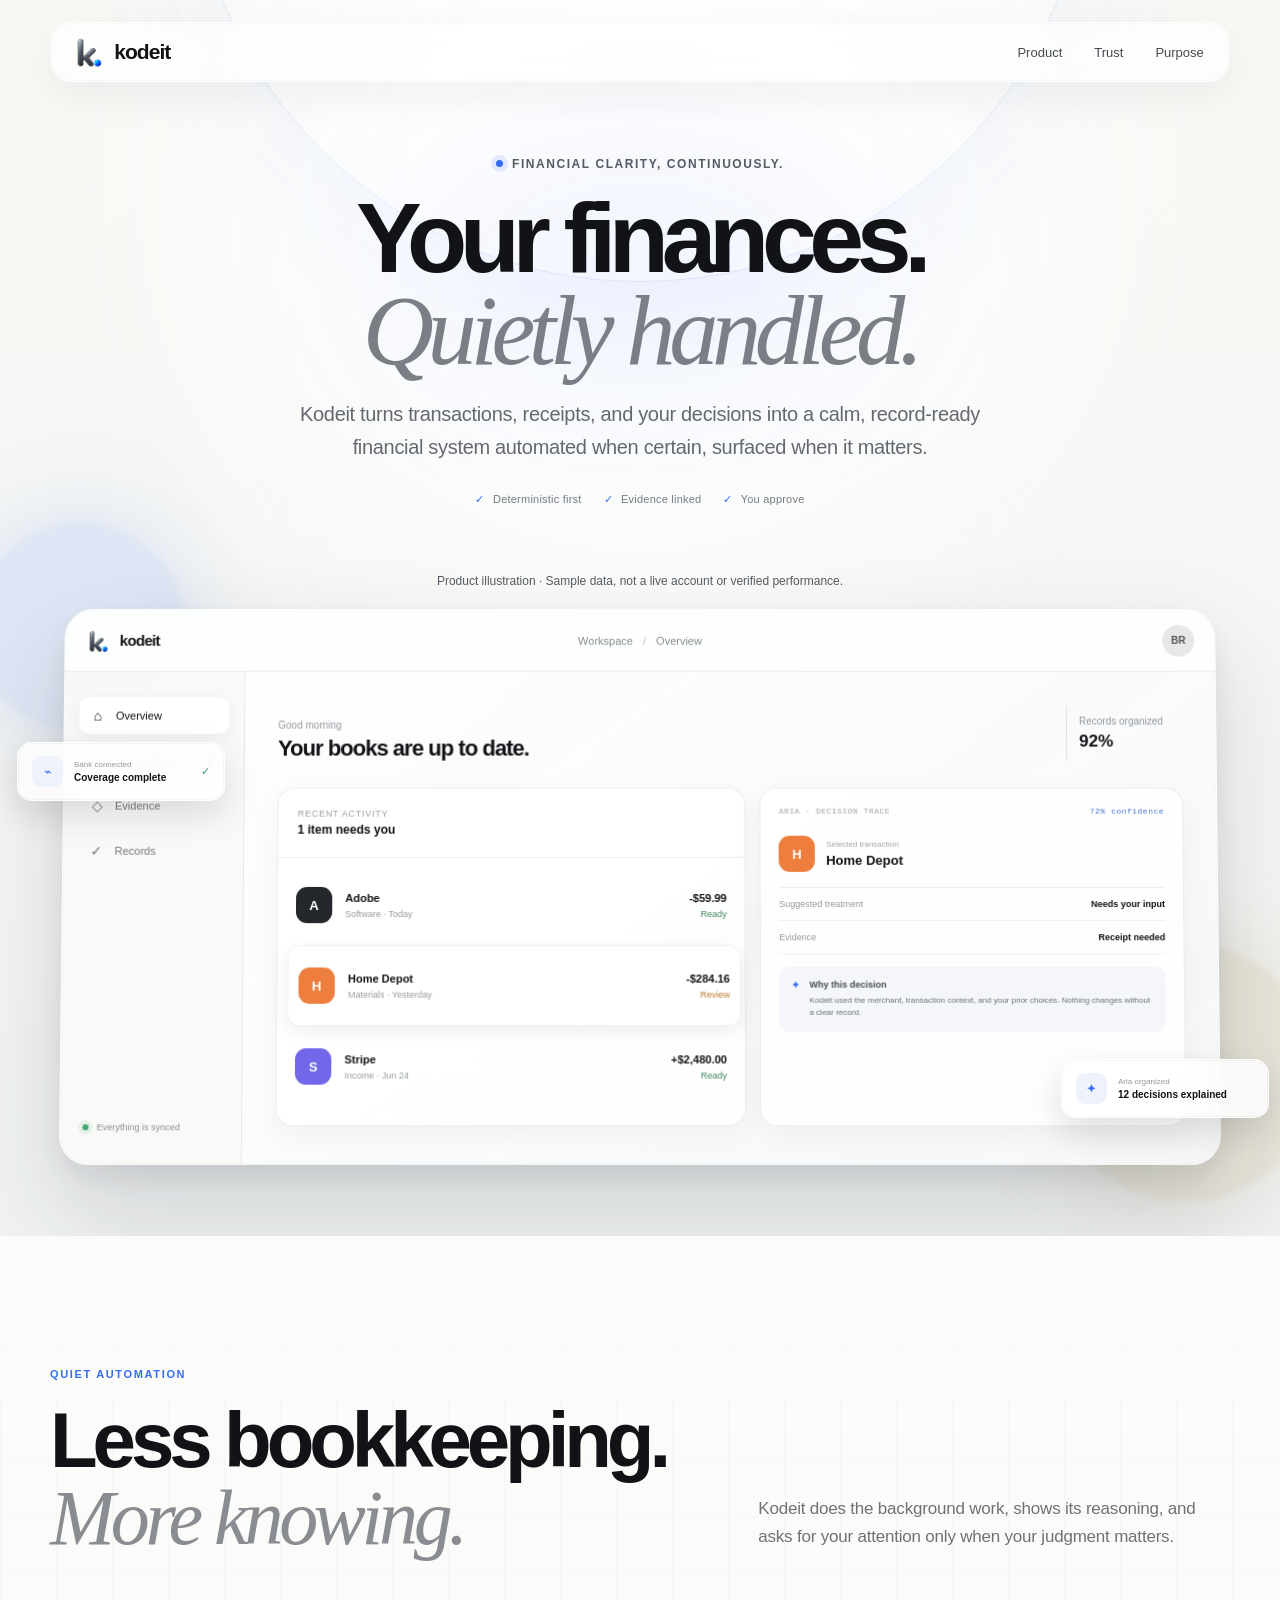
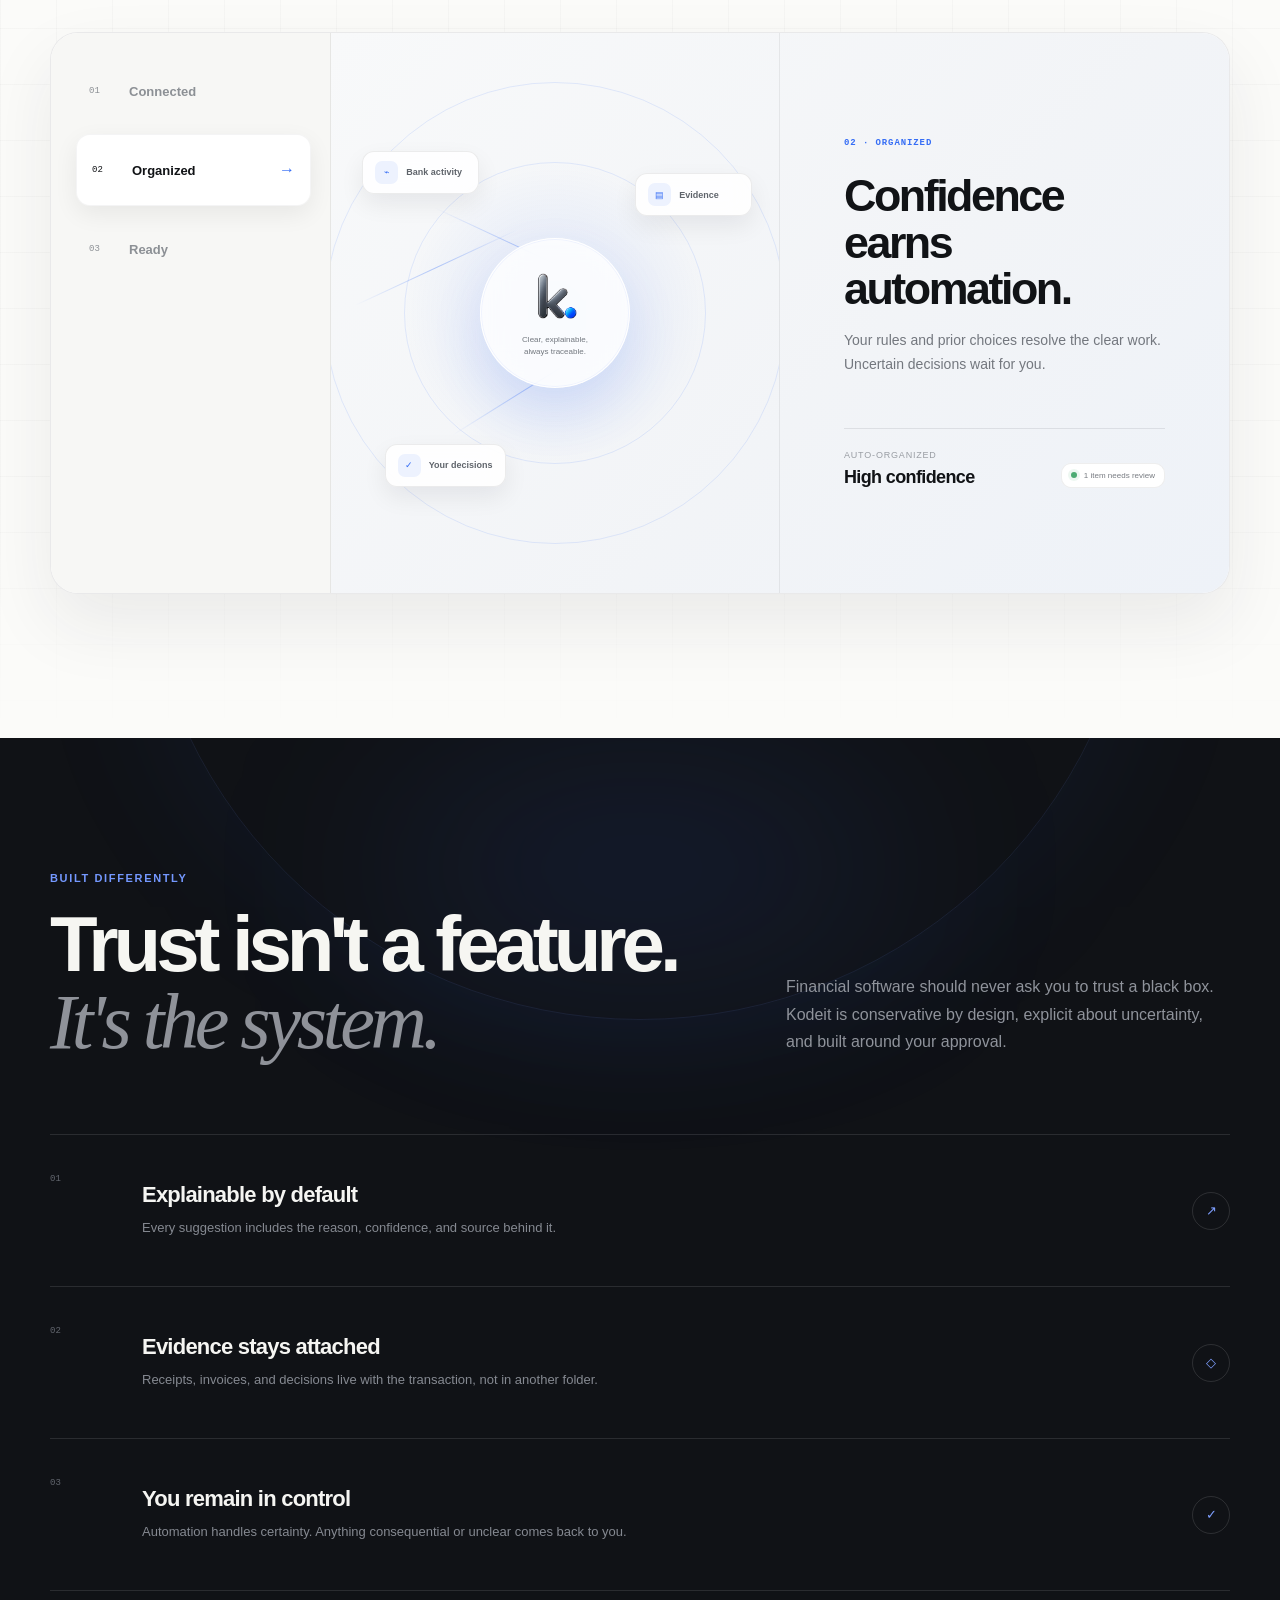
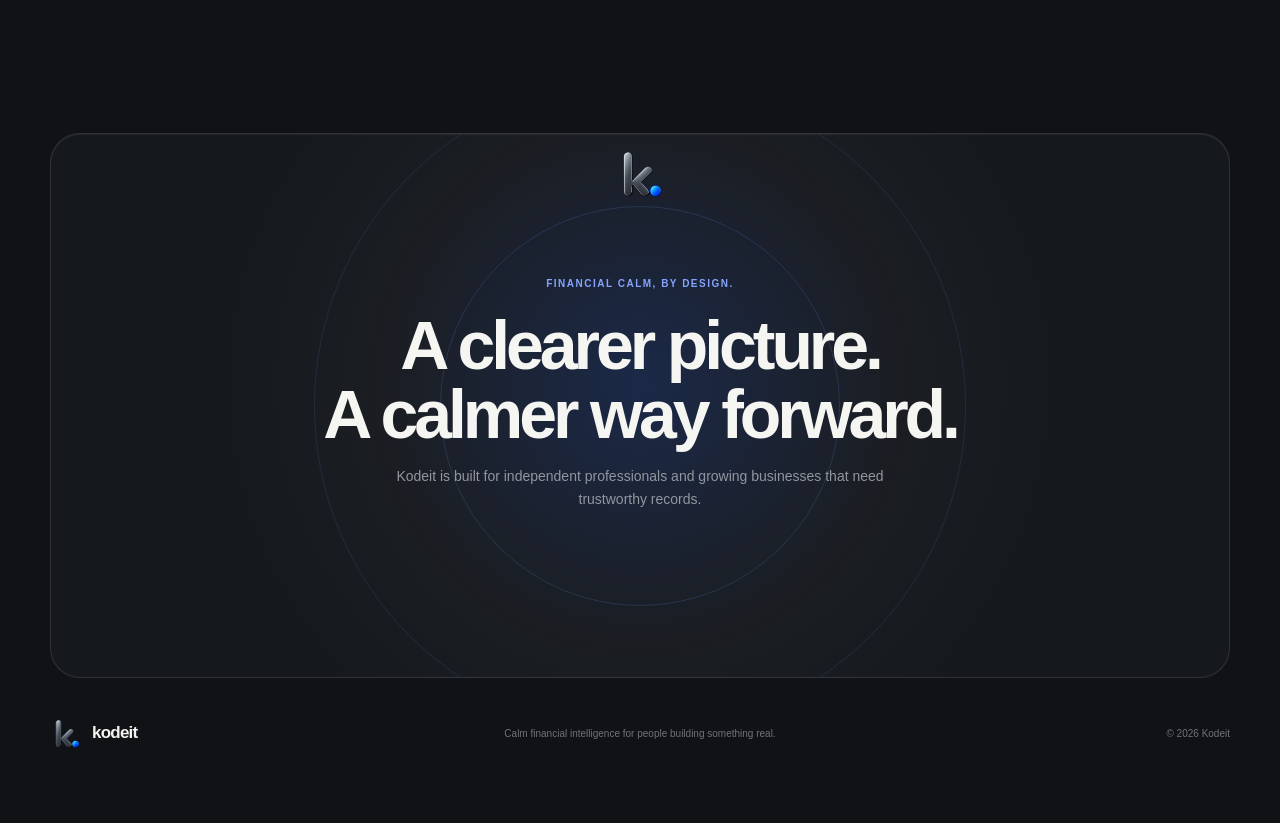
<file: index.html>
<!doctype html>
<html lang="en">
<head>
  <meta charset="utf-8">
  <meta name="viewport" content="width=device-width, initial-scale=1">
  <meta name="description" content="Kodeit — calm, explainable financial intelligence. Explore our approach to organized records, linked evidence, and human review.">
  <meta name="theme-color" content="#f7f7f4">
  <title>Kodeit — Your finances. Quietly handled.</title>
  <link rel="icon" type="image/png" href="./kodeit-logo.png">
  <link rel="stylesheet" href="./styles.css">
  <script src="./record-preview.js" defer></script>
</head>
<body>
<a class="skip-link" href="#hero-title">Skip to content</a>
<link rel="preload" as="image" href="./kodeit-logo.png"/>
<main id="top" class="kodeit-landing">
<header class="site-header">
<nav class="nav-shell" aria-label="Primary navigation"><a class="wordmark" aria-label="Kodeit home" href="#top"><img src="./kodeit-logo.png" class="mark" width="300" height="300" alt="" aria-hidden="true" decoding="async"/><span>kodeit</span></a><div class="nav-links"><a href="#product">Product</a><a href="#trust">Trust</a><a href="#purpose">Purpose</a></div>
</nav>
</header>
<section class="hero" aria-labelledby="hero-title"><div class="hero-glow" aria-hidden="true"></div><div class="hero-copy reveal"><div class="eyebrow"><span></span> Financial clarity, continuously.</div><h1 id="hero-title">Your finances.<br/><em>Quietly handled.</em></h1><p>Kodeit turns transactions, receipts, and your decisions into a calm, record-ready financial system automated when certain, surfaced when it matters.</p><ul class="trust-notes" aria-label="Kodeit principles"><li><span>✓</span> Deterministic first</li><li><span>✓</span> Evidence linked</li><li><span>✓</span> You approve</li></ul></div><div class="product-stage reveal-late" aria-label="Static Kodeit product illustration with sample data"><p class="preview-notice">Product illustration · Sample data, not a live account or verified performance.</p><div class="ambient-orb orb-one" aria-hidden="true"></div><div class="ambient-orb orb-two" aria-hidden="true"></div><div class="app-frame"><div class="app-topbar"><div class="mini-wordmark"><img src="./kodeit-logo.png" class="mark small" width="300" height="300" alt="" aria-hidden="true" decoding="async"/> kodeit</div><div class="app-context">Workspace <span>/</span> Overview</div><div class="avatar" aria-label="Illustrative user initials">BR</div></div><div class="app-body">
<aside class="app-sidebar" aria-label="Illustrative workspace sections"><div class="side-active static-control"><span class="side-icon">⌂</span> Overview</div><div class="static-control"><span class="side-icon">↗</span> Transactions <b>1</b></div><div class="static-control"><span class="side-icon">◇</span> Evidence</div><div class="static-control"><span class="side-icon">✓</span> Records</div><div class="sidebar-bottom"><span class="pulse-dot"></span> Everything is synced</div>
</aside><div class="workspace"><div class="workspace-heading"><div><span>Good morning</span><h2>Your books are up to date.</h2></div><div class="readiness"><span>Records organized</span><strong>92%</strong></div></div><div class="workspace-grid">
<section class="transactions-card" aria-label="Recent transactions"><div class="card-heading"><div><span>Recent activity</span><strong>1 item needs you</strong></div></div><div class="transaction-list"><button class="transaction-row " type="button" data-preview-record="Adobe" aria-pressed="false" aria-controls="preview-record-details"><span class="merchant-icon merchant-0">A</span><span class="merchant-copy"><strong>Adobe</strong><small>Software · Today</small></span><span class="transaction-meta"><strong>-$59.99</strong><small class="status-ready">Ready</small></span></button><button class="transaction-row selected" type="button" data-preview-record="Home Depot" aria-pressed="true" aria-controls="preview-record-details"><span class="merchant-icon merchant-1">H</span><span class="merchant-copy"><strong>Home Depot</strong><small>Materials · Yesterday</small></span><span class="transaction-meta"><strong>-$284.16</strong><small class="status-review">Review</small></span></button><button class="transaction-row " type="button" data-preview-record="Stripe" aria-pressed="false" aria-controls="preview-record-details"><span class="merchant-icon merchant-2">S</span><span class="merchant-copy"><strong>Stripe</strong><small>Income · Jun 24</small></span><span class="transaction-meta"><strong>+$2,480.00</strong><small class="status-ready">Ready</small></span></button></div>
</section>
<section class="clarity-card" aria-label="Details for Home Depot" id="preview-record-details" aria-live="polite" aria-atomic="true"><div class="clarity-top"><span>ARIA · DECISION TRACE</span><span class="confidence">72% confidence</span></div><div class="clarity-merchant"><span class="merchant-icon merchant-1">H</span><div><small>Selected transaction</small><strong>Home Depot</strong></div></div><div class="decision-line"><span>Suggested treatment</span><strong>Needs your input</strong></div><div class="decision-line"><span>Evidence</span><strong>Receipt needed</strong></div><div class="reason-box"><span class="reason-spark">✦</span><p><strong>Why this decision</strong>Kodeit used the merchant, transaction context, and your prior choices. Nothing changes without a clear record.</p></div>
</section></div></div></div></div><div class="float-chip float-chip-left"><span class="chip-icon">⌁</span><div><small>Bank connected</small><strong>Coverage complete</strong></div><span class="chip-check">✓</span></div><div class="float-chip float-chip-right"><span class="chip-icon">✦</span><div><small>Aria organized</small><strong>12 decisions explained</strong></div></div></div>
</section>
<section id="product" class="automation-section" aria-labelledby="automation-title"><div class="section-shell"><div class="section-intro"><div><span class="section-kicker">Quiet automation</span><h2 id="automation-title">Less bookkeeping.<br/><em>More knowing.</em></h2></div><p>Kodeit does the background work, shows its reasoning, and asks for your attention only when your judgment matters.</p></div><div class="automation-experience"><div class="step-nav" aria-label="How Kodeit works"><div class="static-control"><span>01</span><strong>Connected</strong><i aria-hidden="true">→</i></div><div class="active static-control"><span>02</span><strong>Organized</strong><i aria-hidden="true">→</i></div><div class="static-control"><span>03</span><strong>Ready</strong><i aria-hidden="true">→</i></div></div><div class="automation-visual"><div class="signal-field" aria-hidden="true"><span class="signal-line line-one"></span><span class="signal-line line-two"></span><span class="signal-line line-three"></span><div class="source-pill source-bank"><span>⌁</span> Bank activity</div><div class="source-pill source-doc"><span>▤</span> Evidence</div><div class="source-pill source-rule"><span>✓</span> Your decisions</div><div class="kodeit-core"><img src="./kodeit-logo.png" class="mark core-mark" width="300" height="300" alt="" aria-hidden="true" decoding="async"/><small>Clear, explainable,<br/>always traceable.</small></div></div>
<article class="step-detail"><span class="step-number">02 · Organized</span><h3>Confidence earns automation.</h3><p>Your rules and prior choices resolve the clear work. Uncertain decisions wait for you.</p><div class="step-result"><div><small>Auto-organized</small><strong>High confidence</strong></div><span><i></i> 1 item needs review</span></div>
</article></div></div></div>
</section>
<section id="trust" class="trust-section" aria-labelledby="trust-title"><div class="trust-aura" aria-hidden="true"></div><div class="section-shell trust-shell"><span class="dark-kicker">Built differently</span><div class="trust-heading"><h2 id="trust-title">Trust isn&#x27;t a feature.<br/><em>It&#x27;s the system.</em></h2><p>Financial software should never ask you to trust a black box. Kodeit is conservative by design, explicit about uncertainty, and built around your approval.</p></div><div class="principle-list">
<article><span class="principle-number">01</span><div><h3>Explainable by default</h3><p>Every suggestion includes the reason, confidence, and source behind it.</p></div><span class="principle-icon" aria-hidden="true">↗</span>
</article>
<article><span class="principle-number">02</span><div><h3>Evidence stays attached</h3><p>Receipts, invoices, and decisions live with the transaction, not in another folder.</p></div><span class="principle-icon" aria-hidden="true">◇</span>
</article>
<article><span class="principle-number">03</span><div><h3>You remain in control</h3><p>Automation handles certainty. Anything consequential or unclear comes back to you.</p></div><span class="principle-icon" aria-hidden="true">✓</span>
</article></div><div id="purpose" class="closing-card"><div class="closing-orbit" aria-hidden="true"><img src="./kodeit-logo.png" class="mark closing-mark" width="300" height="300" alt="" aria-hidden="true" decoding="async"/></div><div class="closing-copy"><span>Financial calm, by design.</span><h2>A clearer picture.<br/>A calmer way forward.</h2><p>Kodeit is built for independent professionals and growing businesses that need trustworthy records.</p></div></div>
<footer><a class="wordmark" aria-label="Kodeit home" href="#top"><img src="./kodeit-logo.png" class="mark" width="300" height="300" alt="" aria-hidden="true" decoding="async"/><span>kodeit</span></a><p>Calm financial intelligence for people building something real.</p><span>© 2026 Kodeit</span>
</footer></div>
</section>
</main>
</body>
</html>
</file>
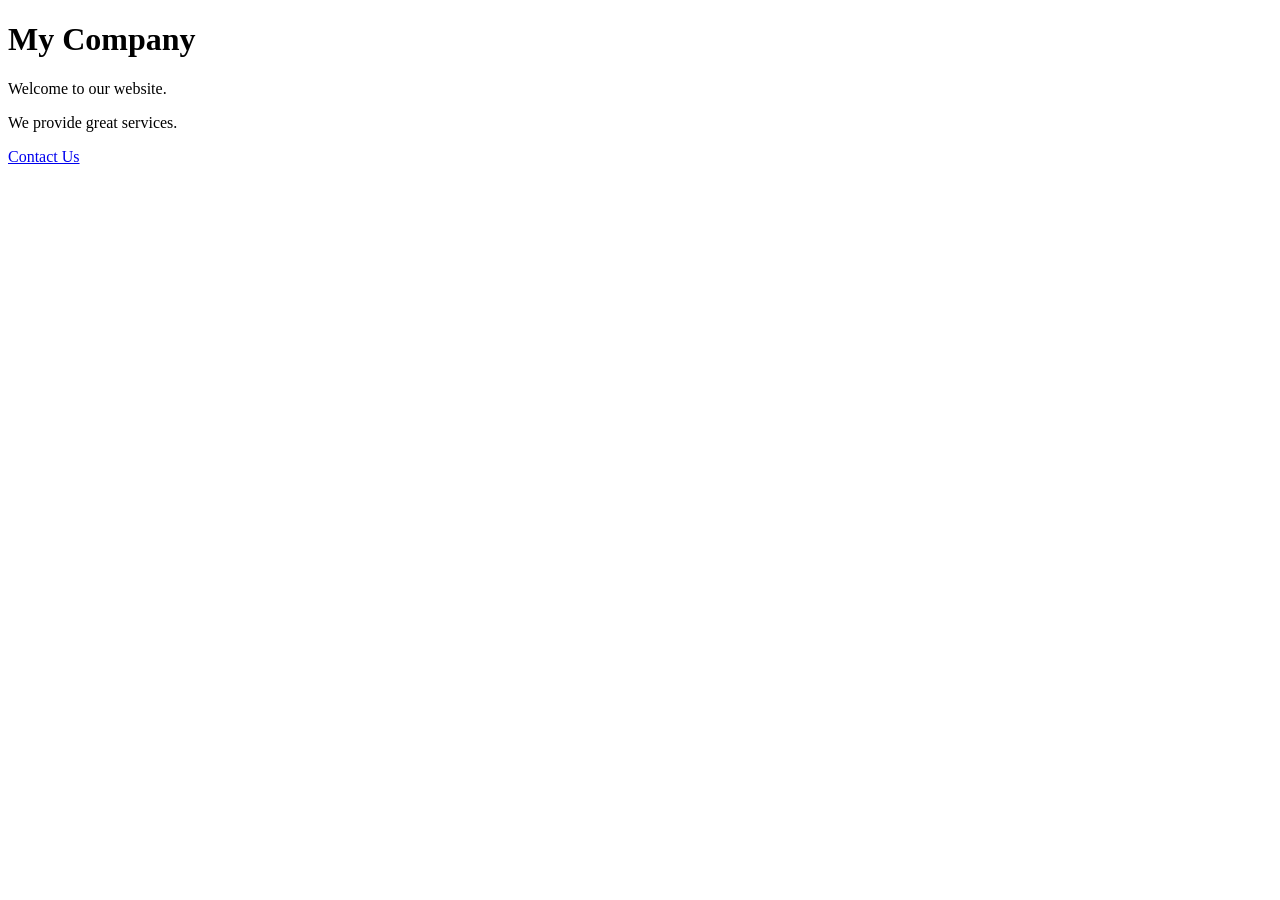
<file: Main.html>
<!DOCTYPE html>
<html lang="en">
<head>
    <meta charset="UTF-8">
    <title>My Company</title>
</head>
<body>
    <h1>My Company</h1>
    <p>Welcome to our website.</p>
    <p>We provide great services.</p>
    <a href="mailto:contact@example.com">Contact Us</a>
</body>
</html>
</file>
<file: styles.css>
*{box-sizing:border-box}html{scroll-behavior:smooth}body{margin:0}img{max-width:100%}a:focus-visible{outline:2px solid #356df5;outline-offset:5px}
/* Exact Kodeit landing-page system, scoped to the public root page. */
.kodeit-landing {
  --landing-ink: #111316;
  --landing-muted: #64686f;
  --landing-line: rgba(17, 19, 22, 0.1);
  --landing-blue: #356df5;
  --landing-paper: #f7f7f4;
  --landing-white: #ffffff;
  margin: 0;
  min-height: 100vh;
  background: var(--landing-paper);
  color: var(--landing-ink);
  font-family: "Geist", -apple-system, BlinkMacSystemFont, "Segoe UI", sans-serif;
  overflow-x: hidden;
}

body:has(.kodeit-landing) {
  background: var(--landing-paper);
}

body:has(.kodeit-landing)::before,
body:has(.kodeit-landing) .app-shell::after {
  display: none;
}

body:has(.kodeit-landing) .static-control,
body:has(.kodeit-landing) a {
  font: inherit;
}

body:has(.kodeit-landing) .static-control {
  color: inherit;
}

body:has(.kodeit-landing) a {
  color: inherit;
  text-decoration: none;
}

body:has(.kodeit-landing) ::selection {
  color: white;
  background: var(--landing-blue);
}

.kodeit-landing .site-header {
  position: absolute;
  inset: 0 0 auto;
  z-index: 20;
  padding: 22px clamp(20px, 4vw, 64px);
}

.kodeit-landing .nav-shell {
  width: min(1240px, 100%);
  height: 60px;
  margin: 0 auto;
  padding: 8px 9px 8px 20px;
  border: 1px solid rgba(255,255,255,.86);
  border-radius: 20px;
  display: grid;
  grid-template-columns: 1fr auto 1fr;
  align-items: center;
  background: rgba(255,255,255,.66);
  box-shadow: 0 12px 40px rgba(23,28,36,.06), inset 0 0 0 1px rgba(17,19,22,.025);
  backdrop-filter: blur(22px) saturate(1.25);
}

.kodeit-landing .wordmark,
.kodeit-landing .mini-wordmark {
  display: inline-flex;
  align-items: center;
  gap: 10px;
  font-weight: 630;
  letter-spacing: -.045em;
}

.kodeit-landing .wordmark {
  width: max-content;
  font-size: 21px;
}

.kodeit-landing .mark {
  position: relative;
  display: inline-block;
  width: 21px;
  height: 21px;
  overflow: hidden;
  border-radius: 7px;
  background: var(--landing-ink);
}

.kodeit-landing .mark i {
  position: absolute;
  right: 5px;
  top: 9px;
  display: block;
  width: 9px;
  height: 2.5px;
  border-radius: 3px;
  background: white;
  transform-origin: 100% 50%;
}

.kodeit-landing .mark i:first-child {
  transform: rotate(-43deg);
}

.kodeit-landing .mark i:last-child {
  transform: rotate(43deg);
}

.kodeit-landing .mark.small {
  width: 18px;
  height: 18px;
  border-radius: 6px;
}

.kodeit-landing .mark.small i {
  right: 4px;
  top: 8px;
  width: 8px;
}

.kodeit-landing .nav-links {
  display: flex;
  align-items: center;
  gap: 32px;
  color: #45494f;
  font-size: 13px;
  font-weight: 520;
}

.kodeit-landing .nav-links a {
  padding: 8px 0;
  transition: color .2s ease;
}

.kodeit-landing .nav-links a:hover {
  color: var(--landing-ink);
}

.kodeit-landing .nav-cta {
  justify-self: end;
  display: inline-flex;
  height: 42px;
  align-items: center;
  gap: 8px;
  padding: 0 17px;
  border-radius: 13px;
  background: var(--landing-ink);
  color: white;
  font-size: 13px;
  font-weight: 600;
  box-shadow: 0 8px 16px rgba(17,19,22,.14);
  transition: transform .2s ease, box-shadow .2s ease, background .2s ease;
}

.kodeit-landing .nav-cta svg,
.kodeit-landing .landing-button svg {
  width: 17px;
  height: 17px;
  transition: transform .2s ease;
}

.kodeit-landing .nav-cta:hover,
.kodeit-landing .button-primary:hover {
  transform: translateY(-2px);
  background: #202328;
  box-shadow: 0 11px 24px rgba(17,19,22,.19);
}

.kodeit-landing .nav-cta:hover svg,
.kodeit-landing .landing-button:hover svg {
  transform: translate(2px,-2px);
}

.kodeit-landing .hero {
  position: relative;
  min-height: 100vh;
  overflow: hidden;
  padding: clamp(150px, 17vh, 190px) 24px 74px;
  background:
    radial-gradient(circle at 50% 15%, rgba(255,255,255,.94) 0 19%, transparent 46%),
    linear-gradient(180deg, #f8f8f5 0%, #f5f6f4 70%, #f0f2f3 100%);
}

.kodeit-landing .hero::before {
  content: "";
  position: absolute;
  left: 50%;
  top: -620px;
  width: 900px;
  height: 900px;
  transform: translateX(-50%);
  border: 1px solid rgba(53,109,245,.12);
  border-radius: 50%;
  box-shadow: 0 0 150px rgba(53,109,245,.07);
}

.kodeit-landing .hero-glow {
  position: absolute;
  left: 50%;
  top: 150px;
  width: 520px;
  height: 240px;
  transform: translateX(-50%);
  border-radius: 50%;
  background: rgba(53,109,245,.08);
  filter: blur(100px);
}

.kodeit-landing .hero-copy {
  position: relative;
  z-index: 2;
  max-width: 880px;
  margin: 0 auto 66px;
  text-align: center;
}

.kodeit-landing .eyebrow {
  display: inline-flex;
  align-items: center;
  gap: 9px;
  color: #555b63;
  font-size: 12px;
  font-weight: 600;
  letter-spacing: .13em;
  text-transform: uppercase;
}

.kodeit-landing .eyebrow span {
  width: 7px;
  height: 7px;
  border-radius: 50%;
  background: var(--landing-blue);
  box-shadow: 0 0 0 5px rgba(53,109,245,.11);
}

.kodeit-landing .hero h1 {
  max-width: 980px;
  margin: 22px auto;
  font-size: clamp(54px, 7.7vw, 102px);
  line-height: .93;
  font-weight: 615;
  letter-spacing: -.075em;
}

.kodeit-landing .hero h1 em {
  color: #7a7e85;
  font-family: Georgia, "Times New Roman", serif;
  font-weight: 400;
  letter-spacing: -.065em;
}

.kodeit-landing .hero-copy > p {
  max-width: 690px;
  margin: 0 auto;
  color: var(--landing-muted);
  font-size: clamp(17px, 1.7vw, 20px);
  line-height: 1.62;
  letter-spacing: -.016em;
}

.kodeit-landing .hero-actions {
  display: flex;
  justify-content: center;
  gap: 11px;
  margin-top: 31px;
}

.kodeit-landing .landing-button {
  display: inline-flex;
  min-height: 50px;
  align-items: center;
  justify-content: center;
  gap: 10px;
  padding: 0 20px;
  border-radius: 15px;
  font-size: 14px;
  font-weight: 620;
  transition: transform .2s ease, box-shadow .2s ease, background .2s ease;
}

.kodeit-landing .button-primary {
  background: var(--landing-ink);
  color: white;
  box-shadow: 0 8px 20px rgba(17,19,22,.14);
}

.kodeit-landing .button-quiet {
  border: 1px solid rgba(17,19,22,.09);
  background: rgba(255,255,255,.7);
  box-shadow: inset 0 1px rgba(255,255,255,.8);
}

.kodeit-landing .button-quiet:hover {
  transform: translateY(-2px);
  background: white;
  box-shadow: 0 8px 20px rgba(17,19,22,.07);
}

.kodeit-landing .trust-notes {
  display: flex;
  justify-content: center;
  gap: 22px;
  margin: 27px 0 0;
  padding: 0;
  list-style: none;
  color: #777b81;
  font-size: 11px;
  font-weight: 540;
  letter-spacing: .02em;
}

.kodeit-landing .trust-notes span {
  margin-right: 5px;
  color: var(--landing-blue);
}

.kodeit-landing .product-stage {
  position: relative;
  width: min(1150px, 91vw);
  margin: 0 auto;
  perspective: 1800px;
}

.kodeit-landing .app-frame {
  position: relative;
  z-index: 2;
  min-height: 552px;
  overflow: hidden;
  border: 1px solid rgba(255,255,255,.78);
  border-radius: 29px;
  background: rgba(249,250,251,.89);
  box-shadow: 0 45px 100px rgba(28,35,46,.16), 0 12px 28px rgba(28,35,46,.08), inset 0 0 0 1px rgba(20,24,30,.06);
  transform: rotateX(2deg);
  transform-origin: center top;
  backdrop-filter: blur(25px);
}

.kodeit-landing .app-topbar {
  display: grid;
  height: 62px;
  grid-template-columns: 1fr auto 1fr;
  align-items: center;
  padding: 0 20px;
  border-bottom: 1px solid rgba(17,19,22,.08);
  background: rgba(255,255,255,.75);
}

.kodeit-landing .mini-wordmark {
  font-size: 15px;
}

.kodeit-landing .app-context {
  color: #898d93;
  font-size: 11px;
}

.kodeit-landing .app-context span {
  margin: 0 7px;
  color: #c1c4c8;
}

.kodeit-landing .avatar {
  justify-self: end;
  display: grid;
  width: 32px;
  height: 32px;
  place-items: center;
  border-radius: 50%;
  background: #e7e8e6;
  color: #4f5358;
  font-size: 10px;
  font-weight: 700;
}

.kodeit-landing .app-body {
  display: grid;
  grid-template-columns: 180px 1fr;
  min-height: 489px;
}

.kodeit-landing .app-sidebar {
  display: flex;
  flex-direction: column;
  gap: 7px;
  padding: 25px 14px 18px;
  border-right: 1px solid rgba(17,19,22,.075);
  background: rgba(248,248,246,.7);
}

.kodeit-landing .app-sidebar .static-control {
  display: flex;
  height: 38px;
  align-items: center;
  gap: 10px;
  padding: 0 11px;
  border: 0;
  border-radius: 10px;
  background: transparent;
  color: #72767d;
  font-size: 11px;
  font-weight: 520;
  text-align: left;
}

.kodeit-landing .app-sidebar .side-active {
  background: white;
  color: var(--landing-ink);
  box-shadow: 0 4px 16px rgba(17,19,22,.055), inset 0 0 0 1px rgba(17,19,22,.04);
}

.kodeit-landing .side-icon {
  display: inline-grid;
  width: 16px;
  place-items: center;
  font-size: 14px;
}

.kodeit-landing .app-sidebar b {
  display: grid;
  width: 18px;
  height: 18px;
  margin-left: auto;
  place-items: center;
  border-radius: 7px;
  background: #eef1f8;
  color: var(--landing-blue);
  font-size: 9px;
}

.kodeit-landing .sidebar-bottom {
  display: flex;
  align-items: center;
  gap: 8px;
  margin-top: auto;
  padding: 13px 8px;
  color: #8b8f94;
  font-size: 9px;
}

.kodeit-landing .pulse-dot {
  width: 6px;
  height: 6px;
  border-radius: 50%;
  background: #42a670;
  box-shadow: 0 0 0 4px rgba(66,166,112,.11);
}

.kodeit-landing .workspace {
  min-width: 0;
  padding: 34px 33px;
  background: linear-gradient(145deg, rgba(255,255,255,.8), rgba(244,246,247,.68));
}

.kodeit-landing .workspace-heading {
  display: flex;
  align-items: end;
  justify-content: space-between;
  gap: 20px;
  margin-bottom: 26px;
}

.kodeit-landing .workspace-heading span,
.kodeit-landing .readiness span {
  display: block;
  margin-bottom: 5px;
  color: #92969d;
  font-size: 10px;
}

.kodeit-landing .workspace-heading h2 {
  margin: 0;
  font-size: 22px;
  font-weight: 590;
  letter-spacing: -.045em;
}

.kodeit-landing .readiness {
  min-width: 116px;
  padding: 10px 12px;
  border-left: 1px solid rgba(17,19,22,.1);
}

.kodeit-landing .readiness strong {
  font-size: 17px;
  font-weight: 620;
}

.kodeit-landing .workspace-grid {
  display: grid;
  grid-template-columns: minmax(310px, 1.05fr) minmax(250px, .95fr);
  gap: 14px;
}

.kodeit-landing .transactions-card,
.kodeit-landing .clarity-card {
  min-width: 0;
  height: 336px;
  border: 1px solid rgba(17,19,22,.075);
  border-radius: 17px;
  background: rgba(255,255,255,.84);
  box-shadow: 0 8px 30px rgba(17,19,22,.045), inset 0 1px white;
}

.kodeit-landing .card-heading {
  display: flex;
  height: 69px;
  align-items: center;
  justify-content: space-between;
  padding: 0 16px 0 19px;
  border-bottom: 1px solid rgba(17,19,22,.07);
}

.kodeit-landing .card-heading span {
  display: block;
  margin-bottom: 4px;
  color: #999da3;
  font-size: 9px;
  letter-spacing: .08em;
  text-transform: uppercase;
}

.kodeit-landing .card-heading strong {
  display: block;
  font-size: 12px;
}

.kodeit-landing .card-heading .static-control {
  border: 0;
  background: transparent;
  color: #a2a5aa;
  letter-spacing: 2px;
}

.kodeit-landing .transaction-list {
  padding: 7px;
}

.kodeit-landing .transaction-row {
  display: grid;
  width: 100%;
  min-height: 80px;
  grid-template-columns: 38px 1fr auto;
  align-items: center;
  gap: 11px;
  padding: 11px;
  border: 0;
  border-radius: 12px;
  background: transparent;
  cursor: pointer;
  text-align: left;
  transition: background .2s ease, transform .2s ease, box-shadow .2s ease;
}

.kodeit-landing .transaction-row:hover {
  background: rgba(244,246,248,.78);
}

.kodeit-landing .transaction-row.selected {
  transform: translateX(3px);
  background: white;
  box-shadow: 0 5px 18px rgba(17,19,22,.07), inset 0 0 0 1px rgba(17,19,22,.055);
}

.kodeit-landing .merchant-icon {
  display: grid;
  width: 36px;
  height: 36px;
  place-items: center;
  border-radius: 11px;
  background: #24272c;
  color: white;
  font-size: 13px;
  font-weight: 700;
}

.kodeit-landing .merchant-1 {
  background: #ed7e3d;
}

.kodeit-landing .merchant-2 {
  background: #7167e8;
}

.kodeit-landing .merchant-copy,
.kodeit-landing .transaction-meta {
  display: flex;
  min-width: 0;
  flex-direction: column;
  gap: 5px;
}

.kodeit-landing .merchant-copy strong,
.kodeit-landing .transaction-meta strong {
  font-size: 11px;
  white-space: nowrap;
}

.kodeit-landing .merchant-copy small,
.kodeit-landing .transaction-meta small {
  color: #979ba1;
  font-size: 9px;
  white-space: nowrap;
}

.kodeit-landing .transaction-meta {
  align-items: flex-end;
}

.kodeit-landing .transaction-meta .status-ready {
  color: #438860;
}

.kodeit-landing .transaction-meta .status-review {
  color: #c17b2d;
}

.kodeit-landing .clarity-card {
  display: flex;
  flex-direction: column;
  padding: 18px;
}

.kodeit-landing .clarity-top {
  display: flex;
  align-items: center;
  justify-content: space-between;
  gap: 10px;
  color: #a0a4aa;
  font-family: "Geist Mono", monospace;
  font-size: 8px;
  letter-spacing: .06em;
}

.kodeit-landing .clarity-top .confidence {
  color: #4772d1;
}

.kodeit-landing .clarity-merchant {
  display: flex;
  align-items: center;
  gap: 11px;
  padding: 20px 0 15px;
  border-bottom: 1px solid rgba(17,19,22,.07);
}

.kodeit-landing .clarity-merchant small,
.kodeit-landing .clarity-merchant strong {
  display: block;
}

.kodeit-landing .clarity-merchant small {
  margin-bottom: 4px;
  color: #a0a4aa;
  font-size: 8px;
}

.kodeit-landing .clarity-merchant strong {
  font-size: 13px;
}

.kodeit-landing .decision-line {
  display: flex;
  align-items: center;
  justify-content: space-between;
  gap: 12px;
  padding: 11px 0;
  border-bottom: 1px solid rgba(17,19,22,.06);
  font-size: 9px;
}

.kodeit-landing .decision-line span {
  color: #969aa0;
}

.kodeit-landing .decision-line strong {
  font-size: 9px;
  font-weight: 610;
  text-align: right;
}

.kodeit-landing .reason-box {
  display: flex;
  gap: 9px;
  margin-top: 12px;
  padding: 12px;
  border-radius: 11px;
  background: #f4f6fb;
  color: #6a6f78;
}

.kodeit-landing .reason-spark {
  color: var(--landing-blue);
  font-size: 11px;
}

.kodeit-landing .reason-box p {
  margin: 0;
  font-size: 8px;
  line-height: 1.55;
}

.kodeit-landing .reason-box strong {
  display: block;
  margin-bottom: 2px;
  color: #474b52;
  font-size: 9px;
}

.kodeit-landing .approve-button {
  display: flex;
  height: 35px;
  align-items: center;
  justify-content: space-between;
  margin-top: auto;
  padding: 0 12px;
  border: 1px solid rgba(17,19,22,.09);
  border-radius: 9px;
  background: white;
  color: var(--landing-ink);
  font-size: 9px;
  font-weight: 620;
  cursor: pointer;
  transition: background .2s ease, transform .2s ease;
}

.kodeit-landing .approve-button:hover {
  transform: translateY(-1px);
  background: #f8f9fa;
}

.kodeit-landing .ambient-orb {
  position: absolute;
  z-index: 1;
  border-radius: 50%;
  filter: blur(3px);
}

.kodeit-landing .orb-one {
  left: -90px;
  top: -50px;
  width: 210px;
  height: 210px;
  background: rgba(133,163,246,.2);
  box-shadow: 0 0 100px rgba(53,109,245,.18);
}

.kodeit-landing .orb-two {
  right: -100px;
  bottom: -40px;
  width: 260px;
  height: 260px;
  background: rgba(225,218,199,.58);
  box-shadow: 0 0 90px rgba(195,175,132,.22);
}

.kodeit-landing .float-chip {
  position: absolute;
  z-index: 4;
  display: flex;
  min-width: 208px;
  align-items: center;
  gap: 11px;
  padding: 13px 14px;
  border: 1px solid rgba(255,255,255,.86);
  border-radius: 15px;
  background: rgba(255,255,255,.82);
  box-shadow: 0 14px 35px rgba(17,19,22,.13), inset 0 0 0 1px rgba(17,19,22,.035);
  backdrop-filter: blur(20px);
  animation: landing-float 6s ease-in-out infinite;
}

.kodeit-landing .float-chip-left {
  left: -48px;
  top: 170px;
}

.kodeit-landing .float-chip-right {
  right: -54px;
  bottom: 44px;
  animation-delay: -3s;
}

.kodeit-landing .chip-icon {
  display: grid;
  width: 31px;
  height: 31px;
  place-items: center;
  border-radius: 9px;
  background: #eef2fb;
  color: var(--landing-blue);
  font-size: 13px;
}

.kodeit-landing .float-chip div {
  display: flex;
  flex-direction: column;
  gap: 3px;
}

.kodeit-landing .float-chip small {
  color: #93979d;
  font-size: 8px;
}

.kodeit-landing .float-chip strong {
  font-size: 10px;
}

.kodeit-landing .chip-check {
  margin-left: auto;
  color: #46956a;
  font-size: 11px;
}

.kodeit-landing .section-shell {
  width: min(1180px, calc(100% - 48px));
  margin: 0 auto;
}

.kodeit-landing .automation-section {
  position: relative;
  padding: 132px 0 144px;
  background: #fbfbf9;
}

.kodeit-landing .automation-section::before {
  content: "";
  position: absolute;
  inset: 0;
  pointer-events: none;
  background-image:
    linear-gradient(rgba(17,19,22,.025) 1px, transparent 1px),
    linear-gradient(90deg, rgba(17,19,22,.025) 1px, transparent 1px);
  background-size: 56px 56px;
  mask-image: linear-gradient(to bottom, transparent, black 20%, black 78%, transparent);
}

.kodeit-landing .section-intro {
  position: relative;
  display: grid;
  grid-template-columns: 1.15fr .85fr;
  align-items: end;
  gap: 70px;
  margin-bottom: 76px;
}

.kodeit-landing .section-kicker,
.kodeit-landing .dark-kicker {
  display: block;
  margin-bottom: 22px;
  color: var(--landing-blue);
  font-size: 11px;
  font-weight: 650;
  letter-spacing: .15em;
  text-transform: uppercase;
}

.kodeit-landing .section-intro h2,
.kodeit-landing .trust-heading h2 {
  margin: 0;
  font-size: clamp(48px, 6.2vw, 78px);
  line-height: .98;
  font-weight: 610;
  letter-spacing: -.065em;
}

.kodeit-landing .section-intro h2 em,
.kodeit-landing .trust-heading h2 em {
  color: #898c90;
  font-family: Georgia, "Times New Roman", serif;
  font-weight: 400;
  letter-spacing: -.055em;
}

.kodeit-landing .section-intro > p {
  max-width: 480px;
  margin: 0 0 5px;
  color: #6e7278;
  font-size: 17px;
  line-height: 1.65;
  letter-spacing: -.012em;
}

.kodeit-landing .automation-experience {
  position: relative;
  display: grid;
  grid-template-columns: 280px 1fr;
  min-height: 560px;
  overflow: hidden;
  border: 1px solid rgba(17,19,22,.09);
  border-radius: 28px;
  background: white;
  box-shadow: 0 30px 70px rgba(32,38,46,.08), inset 0 1px white;
}

.kodeit-landing .step-nav {
  display: flex;
  flex-direction: column;
  gap: 7px;
  padding: 22px;
  border-right: 1px solid rgba(17,19,22,.075);
  background: #f7f7f5;
}

.kodeit-landing .step-nav .static-control {
  position: relative;
  display: grid;
  width: 100%;
  height: 72px;
  grid-template-columns: 32px 1fr auto;
  align-items: center;
  gap: 8px;
  padding: 0 16px;
  border: 0;
  border-radius: 14px;
  background: transparent;
  color: #8c9095;
  cursor: pointer;
  text-align: left;
  transition: color .25s ease, background .25s ease, box-shadow .25s ease, transform .25s ease;
}

.kodeit-landing .step-nav .static-control:hover {
  background: rgba(255,255,255,.55);
  color: var(--landing-ink);
}

.kodeit-landing .step-nav .static-control.active {
  transform: translateX(3px);
  background: white;
  color: var(--landing-ink);
  box-shadow: 0 8px 24px rgba(17,19,22,.065), inset 0 0 0 1px rgba(17,19,22,.045);
}

.kodeit-landing .step-nav .static-control span {
  font-family: "Geist Mono", monospace;
  font-size: 9px;
}

.kodeit-landing .step-nav .static-control strong {
  font-size: 13px;
  font-weight: 600;
}

.kodeit-landing .step-nav .static-control i {
  font-style: normal;
  opacity: 0;
  transform: translateX(-4px);
  transition: .25s ease;
}

.kodeit-landing .step-nav .static-control.active i {
  color: var(--landing-blue);
  opacity: 1;
  transform: translateX(0);
}

.kodeit-landing .automation-visual {
  display: grid;
  grid-template-columns: 1fr 1fr;
  min-width: 0;
  background: linear-gradient(135deg, #f8f9fa 0%, #f2f4f7 58%, #eef2f8 100%);
}

.kodeit-landing .signal-field {
  position: relative;
  min-height: 560px;
  overflow: hidden;
  border-right: 1px solid rgba(17,19,22,.07);
  background: radial-gradient(circle at 50% 50%, rgba(53,109,245,.12), transparent 42%);
}

.kodeit-landing .signal-field::before,
.kodeit-landing .signal-field::after {
  content: "";
  position: absolute;
  left: 50%;
  top: 50%;
  border: 1px solid rgba(53,109,245,.12);
  border-radius: 50%;
  transform: translate(-50%,-50%);
}

.kodeit-landing .signal-field::before {
  width: 300px;
  height: 300px;
}

.kodeit-landing .signal-field::after {
  width: 460px;
  height: 460px;
}

.kodeit-landing .kodeit-core {
  position: absolute;
  z-index: 3;
  left: 50%;
  top: 50%;
  display: flex;
  width: 150px;
  height: 150px;
  flex-direction: column;
  align-items: center;
  justify-content: center;
  gap: 13px;
  transform: translate(-50%,-50%);
  border: 1px solid rgba(255,255,255,.86);
  border-radius: 50%;
  background: rgba(255,255,255,.8);
  box-shadow: 0 24px 50px rgba(53,109,245,.15), inset 0 0 0 1px rgba(53,109,245,.06);
  backdrop-filter: blur(18px);
}

.kodeit-landing .kodeit-core small {
  color: #72777e;
  font-size: 8px;
  line-height: 1.4;
  text-align: center;
}

.kodeit-landing .core-mark {
  width: 34px;
  height: 34px;
  border-radius: 11px;
}

.kodeit-landing .core-mark i {
  right: 8px;
  top: 15px;
  width: 14px;
  height: 3px;
}

.kodeit-landing .source-pill {
  position: absolute;
  z-index: 2;
  display: flex;
  min-width: 117px;
  height: 43px;
  align-items: center;
  gap: 8px;
  padding: 0 12px;
  border: 1px solid rgba(17,19,22,.08);
  border-radius: 12px;
  background: rgba(255,255,255,.87);
  box-shadow: 0 10px 24px rgba(17,19,22,.07);
  color: #5f646b;
  font-size: 9px;
  font-weight: 590;
  backdrop-filter: blur(12px);
}

.kodeit-landing .source-pill span {
  display: grid;
  width: 23px;
  height: 23px;
  place-items: center;
  border-radius: 7px;
  background: #edf2fe;
  color: var(--landing-blue);
}

.kodeit-landing .source-bank {
  left: 7%;
  top: 21%;
}

.kodeit-landing .source-doc {
  right: 6%;
  top: 25%;
}

.kodeit-landing .source-rule {
  left: 12%;
  bottom: 19%;
}

.kodeit-landing .signal-line {
  position: absolute;
  z-index: 1;
  height: 1px;
  background: linear-gradient(90deg, transparent, rgba(53,109,245,.35), transparent);
  transform-origin: left center;
}

.kodeit-landing .line-one {
  left: 23%;
  top: 31%;
  width: 190px;
  transform: rotate(25deg);
}

.kodeit-landing .line-two {
  right: 18%;
  top: 35%;
  width: 180px;
  transform: rotate(155deg);
}

.kodeit-landing .line-three {
  left: 27%;
  bottom: 28%;
  width: 180px;
  transform: rotate(-32deg);
}

.kodeit-landing .step-detail {
  display: flex;
  flex-direction: column;
  justify-content: center;
  padding: clamp(38px, 5vw, 70px);
  animation: landing-detail-in .45s cubic-bezier(.2,.7,.2,1) both;
}

.kodeit-landing .step-number {
  color: var(--landing-blue);
  font-family: "Geist Mono", monospace;
  font-size: 9px;
  font-weight: 600;
  letter-spacing: .1em;
  text-transform: uppercase;
}

.kodeit-landing .step-detail h3 {
  margin: 24px 0 17px;
  font-size: clamp(31px, 3.5vw, 47px);
  line-height: 1.04;
  font-weight: 590;
  letter-spacing: -.055em;
}

.kodeit-landing .step-detail > p {
  margin: 0;
  color: #73777e;
  font-size: 14px;
  line-height: 1.7;
}

.kodeit-landing .step-result {
  display: flex;
  align-items: flex-end;
  justify-content: space-between;
  gap: 18px;
  margin-top: 52px;
  padding-top: 21px;
  border-top: 1px solid rgba(17,19,22,.09);
}

.kodeit-landing .step-result small,
.kodeit-landing .step-result strong {
  display: block;
}

.kodeit-landing .step-result small {
  margin-bottom: 7px;
  color: #999da3;
  font-size: 9px;
  letter-spacing: .09em;
  text-transform: uppercase;
}

.kodeit-landing .step-result strong {
  font-size: 18px;
  letter-spacing: -.035em;
}

.kodeit-landing .step-result > span {
  padding: 8px 10px;
  border-radius: 10px;
  background: white;
  box-shadow: inset 0 0 0 1px rgba(17,19,22,.07);
  color: #777b81;
  font-size: 8px;
  white-space: nowrap;
}

.kodeit-landing .step-result > span i {
  display: inline-block;
  width: 6px;
  height: 6px;
  margin-right: 5px;
  border-radius: 50%;
  background: #4cab72;
  box-shadow: 0 0 0 3px rgba(76,171,114,.1);
}

.kodeit-landing .trust-section {
  position: relative;
  overflow: hidden;
  padding: 134px 0 35px;
  background: #101216;
  color: #f5f5f2;
}

.kodeit-landing .trust-section::before {
  content: "";
  position: absolute;
  left: 50%;
  top: -720px;
  width: 1000px;
  height: 1000px;
  transform: translateX(-50%);
  border: 1px solid rgba(107,145,255,.11);
  border-radius: 50%;
  box-shadow: 0 0 160px rgba(53,109,245,.08);
}

.kodeit-landing .trust-aura {
  position: absolute;
  left: 50%;
  top: 40px;
  width: 520px;
  height: 180px;
  transform: translateX(-50%);
  border-radius: 50%;
  background: rgba(53,109,245,.13);
  filter: blur(100px);
}

.kodeit-landing .trust-shell {
  position: relative;
  z-index: 2;
}

.kodeit-landing .dark-kicker {
  color: #7498ff;
}

.kodeit-landing .trust-heading {
  display: grid;
  grid-template-columns: 1.2fr .8fr;
  align-items: end;
  gap: 70px;
  padding-bottom: 74px;
}

.kodeit-landing .trust-heading h2 {
  color: #f6f6f2;
}

.kodeit-landing .trust-heading h2 em {
  color: #8f9299;
}

.kodeit-landing .trust-heading > p {
  max-width: 450px;
  margin: 0 0 5px;
  color: #8f939b;
  font-size: 16px;
  line-height: 1.7;
}

.kodeit-landing .principle-list {
  border-top: 1px solid rgba(255,255,255,.11);
}

.kodeit-landing .principle-list article {
  display: grid;
  min-height: 152px;
  grid-template-columns: 70px 1fr auto;
  align-items: center;
  gap: 22px;
  border-bottom: 1px solid rgba(255,255,255,.11);
  transition: background .25s ease, padding .25s ease;
}

.kodeit-landing .principle-list article:hover {
  padding: 0 20px;
  background: rgba(255,255,255,.025);
}

.kodeit-landing .principle-number {
  align-self: start;
  margin-top: 39px;
  color: #62666e;
  font-family: "Geist Mono", monospace;
  font-size: 9px;
}

.kodeit-landing .principle-list h3 {
  margin: 0 0 9px;
  font-size: 22px;
  font-weight: 550;
  letter-spacing: -.035em;
}

.kodeit-landing .principle-list p {
  max-width: 590px;
  margin: 0;
  color: #858991;
  font-size: 13px;
  line-height: 1.65;
}

.kodeit-landing .principle-icon {
  display: grid;
  width: 38px;
  height: 38px;
  place-items: center;
  border: 1px solid rgba(255,255,255,.12);
  border-radius: 50%;
  color: #7e9fff;
  font-size: 13px;
}

.kodeit-landing .closing-card {
  position: relative;
  display: grid;
  min-height: 545px;
  place-items: center;
  margin-top: 142px;
  overflow: hidden;
  border: 1px solid rgba(255,255,255,.11);
  border-radius: 30px;
  background: radial-gradient(circle at 50% 46%, rgba(53,109,245,.2), rgba(255,255,255,.025) 39%, transparent 67%), #15181d;
  box-shadow: inset 0 1px rgba(255,255,255,.05);
  text-align: center;
}

.kodeit-landing .closing-card::before {
  content: "";
  position: absolute;
  left: 50%;
  top: 50%;
  width: 650px;
  height: 650px;
  transform: translate(-50%,-50%);
  border: 1px solid rgba(116,152,255,.12);
  border-radius: 50%;
}

.kodeit-landing .closing-orbit {
  position: absolute;
  left: 50%;
  top: 50%;
  width: 400px;
  height: 400px;
  transform: translate(-50%,-50%);
  border: 1px solid rgba(116,152,255,.17);
  border-radius: 50%;
  animation: landing-breathe 5s ease-in-out infinite;
}

.kodeit-landing .closing-mark {
  position: absolute;
  left: 50%;
  top: -18px;
  width: 38px;
  height: 38px;
  transform: translateX(-50%);
  border: 1px solid rgba(255,255,255,.18);
  background: #1f56df;
  box-shadow: 0 0 34px rgba(53,109,245,.42);
}

.kodeit-landing .closing-mark i {
  right: 9px;
  top: 16px;
  width: 15px;
  height: 3px;
}

.kodeit-landing .closing-copy {
  position: relative;
  z-index: 2;
  padding: 70px 24px;
}

.kodeit-landing .closing-copy > span {
  color: #86a4ff;
  font-size: 10px;
  font-weight: 650;
  letter-spacing: .15em;
  text-transform: uppercase;
}

.kodeit-landing .closing-copy h2 {
  margin: 20px 0 16px;
  font-size: clamp(42px, 5.8vw, 68px);
  line-height: 1.02;
  font-weight: 580;
  letter-spacing: -.06em;
}

.kodeit-landing .closing-copy p {
  max-width: 510px;
  margin: 0 auto 27px;
  color: #92969e;
  font-size: 14px;
  line-height: 1.65;
}

.kodeit-landing .button-light {
  background: #f5f5f2;
  color: #14161a;
  box-shadow: 0 10px 25px rgba(0,0,0,.2);
}

.kodeit-landing .button-light:hover {
  transform: translateY(-2px);
  background: white;
  box-shadow: 0 14px 32px rgba(0,0,0,.3);
}

.kodeit-landing footer {
  display: grid;
  min-height: 110px;
  grid-template-columns: 1fr auto 1fr;
  align-items: center;
  gap: 24px;
  color: #6f737a;
  font-size: 10px;
}

.kodeit-landing footer .wordmark {
  color: #f2f2ef;
  font-size: 17px;
}

.kodeit-landing footer .wordmark .mark {
  background: #f2f2ef;
}

.kodeit-landing footer .wordmark .mark i {
  background: #111316;
}

.kodeit-landing footer p {
  margin: 0;
}

.kodeit-landing footer > span {
  justify-self: end;
}

.kodeit-landing .reveal {
  animation: landing-rise .8s cubic-bezier(.2,.75,.2,1) both;
}

.kodeit-landing .reveal-late {
  animation: landing-rise 1s .15s cubic-bezier(.2,.75,.2,1) both;
}

@keyframes landing-detail-in {
  from { opacity: 0; transform: translateY(12px); }
  to { opacity: 1; transform: translateY(0); }
}

@keyframes landing-breathe {
  0%,100% { transform: translate(-50%,-50%) scale(1); opacity: .72; }
  50% { transform: translate(-50%,-50%) scale(1.035); opacity: 1; }
}

@keyframes landing-rise {
  from { opacity: 0; transform: translateY(20px); }
  to { opacity: 1; transform: translateY(0); }
}

@keyframes landing-float {
  0%,100% { transform: translateY(0); }
  50% { transform: translateY(-8px); }
}

@media (max-width: 900px) {
  .kodeit-landing .nav-shell {
    grid-template-columns: 1fr auto;
  }

  .kodeit-landing .nav-links {
    display: none;
  }

  .kodeit-landing .nav-cta {
    font-size: 12px;
  }

  .kodeit-landing .hero {
    padding-top: 145px;
  }

  .kodeit-landing .hero-copy {
    margin-bottom: 52px;
  }

  .kodeit-landing .product-stage {
    width: 1120px;
    max-width: none;
    transform: translateX(calc((100vw - 1120px) / 2));
  }

  .kodeit-landing .float-chip-left {
    left: 120px;
  }

  .kodeit-landing .float-chip-right {
    right: 120px;
  }

  .kodeit-landing .section-intro,
  .kodeit-landing .trust-heading {
    grid-template-columns: 1fr;
    gap: 30px;
  }

  .kodeit-landing .section-intro > p,
  .kodeit-landing .trust-heading > p {
    max-width: 600px;
  }

  .kodeit-landing .automation-experience {
    grid-template-columns: 1fr;
  }

  .kodeit-landing .step-nav {
    flex-direction: row;
    padding: 12px;
    border-right: 0;
    border-bottom: 1px solid rgba(17,19,22,.075);
  }

  .kodeit-landing .step-nav .static-control {
    grid-template-columns: 24px 1fr;
  }

  .kodeit-landing .step-nav .static-control i {
    display: none;
  }

  .kodeit-landing .automation-visual,
  .kodeit-landing .signal-field {
    min-height: 520px;
  }
}

@media (max-width: 620px) {
  .kodeit-landing .site-header {
    padding: 14px;
  }

  .kodeit-landing .nav-shell {
    height: 54px;
    padding-left: 14px;
    border-radius: 16px;
  }

  .kodeit-landing .wordmark {
    font-size: 19px;
  }

  .kodeit-landing .mark {
    width: 19px;
    height: 19px;
  }

  .kodeit-landing .nav-cta {
    height: 38px;
    padding: 0 12px;
  }

  .kodeit-landing .nav-cta svg {
    display: none;
  }

  .kodeit-landing .hero {
    padding: 132px 16px 54px;
  }

  .kodeit-landing .hero h1 {
    margin-top: 19px;
    font-size: clamp(49px, 15.5vw, 70px);
  }

  .kodeit-landing .hero-copy > p {
    max-width: 540px;
    font-size: 16px;
    line-height: 1.55;
  }

  .kodeit-landing .hero-actions {
    flex-direction: column;
    align-items: stretch;
    max-width: 330px;
    margin: 28px auto 0;
  }

  .kodeit-landing .landing-button {
    width: 100%;
  }

  .kodeit-landing .trust-notes {
    flex-wrap: wrap;
    gap: 11px;
    font-size: 9px;
  }

  .kodeit-landing .product-stage {
    width: 870px;
    margin-bottom: -95px;
    transform: translateX(calc((100vw - 870px) / 2)) scale(.82);
    transform-origin: center top;
  }

  .kodeit-landing .app-frame {
    min-height: 520px;
  }

  .kodeit-landing .app-body {
    grid-template-columns: 150px 1fr;
  }

  .kodeit-landing .workspace {
    padding: 28px 24px;
  }

  .kodeit-landing .float-chip-left {
    left: 70px;
  }

  .kodeit-landing .float-chip-right {
    right: 70px;
  }

  .kodeit-landing .section-shell {
    width: min(100% - 32px, 1180px);
  }

  .kodeit-landing .automation-section {
    padding: 94px 0 96px;
  }

  .kodeit-landing .section-intro {
    margin-bottom: 48px;
  }

  .kodeit-landing .section-intro h2,
  .kodeit-landing .trust-heading h2 {
    font-size: 47px;
  }

  .kodeit-landing .section-intro > p,
  .kodeit-landing .trust-heading > p {
    font-size: 15px;
  }

  .kodeit-landing .automation-experience {
    min-height: auto;
    border-radius: 22px;
  }

  .kodeit-landing .step-nav {
    overflow-x: auto;
  }

  .kodeit-landing .step-nav .static-control {
    min-width: 130px;
    height: 59px;
    padding: 0 11px;
  }

  .kodeit-landing .automation-visual {
    grid-template-columns: 1fr;
  }

  .kodeit-landing .signal-field {
    min-height: 390px;
    border-right: 0;
    border-bottom: 1px solid rgba(17,19,22,.07);
  }

  .kodeit-landing .source-bank {
    left: 3%;
  }

  .kodeit-landing .source-doc {
    right: 3%;
  }

  .kodeit-landing .source-rule {
    left: 5%;
  }

  .kodeit-landing .step-detail {
    padding: 36px 27px 40px;
  }

  .kodeit-landing .step-result {
    margin-top: 36px;
  }

  .kodeit-landing .trust-section {
    padding-top: 95px;
  }

  .kodeit-landing .trust-heading {
    padding-bottom: 52px;
  }

  .kodeit-landing .principle-list article {
    min-height: 165px;
    grid-template-columns: 35px 1fr;
    gap: 12px;
  }

  .kodeit-landing .principle-list article:hover {
    padding: 0;
    background: transparent;
  }

  .kodeit-landing .principle-number {
    margin-top: 45px;
  }

  .kodeit-landing .principle-icon {
    display: none;
  }

  .kodeit-landing .principle-list h3 {
    font-size: 19px;
  }

  .kodeit-landing .principle-list p {
    font-size: 12px;
  }

  .kodeit-landing .closing-card {
    min-height: 530px;
    margin-top: 94px;
    border-radius: 24px;
  }

  .kodeit-landing .closing-copy h2 {
    font-size: 43px;
  }

  .kodeit-landing .closing-orbit {
    width: 310px;
    height: 310px;
  }

  .kodeit-landing .closing-card::before {
    width: 480px;
    height: 480px;
  }

  .kodeit-landing footer {
    min-height: 150px;
    grid-template-columns: 1fr auto;
  }

  .kodeit-landing footer p {
    display: none;
  }
}


/* Static export: no motion, disabled controls, dark logo tiles, or hidden content. */
.kodeit-landing *, .kodeit-landing *::before, .kodeit-landing *::after { animation: none !important; transition: none !important; }
.kodeit-landing .reveal, .kodeit-landing .reveal-late { opacity: 1; transform: none; }
.kodeit-landing .nav-shell { grid-template-columns: 1fr auto; padding-right: 24px; }
.kodeit-landing .trust-notes { margin-top: 30px; }
.kodeit-landing .static-control { cursor: default; pointer-events: none; }
.kodeit-landing .transaction-row { font: inherit; color: inherit; cursor: pointer; }
.kodeit-landing .transaction-row:focus-visible { outline: 2px solid #356df5; outline-offset: -2px; }
.kodeit-landing img.mark { display: block; width: 32px; height: 32px; object-fit: contain; flex-shrink: 0; border: 0 !important; border-radius: 0 !important; background: transparent !important; box-shadow: none !important; }
.kodeit-landing .mini-wordmark img.mark { width: 24px; height: 24px; }
.kodeit-landing img.core-mark { width: 52px; height: 52px; }
.kodeit-landing img.closing-mark { width: 52px; height: 52px; top: -60px; }
.kodeit-landing .preview-notice { position: relative; z-index: 4; margin: 0 0 18px; color: #555b63; font-size: 12px; text-align: center; line-height: 1.6; }
.skip-link { position: absolute; top: 4px; left: 24px; z-index: 99; transform: translateY(-150%); padding: 8px; background: white; color: #111316; }
.skip-link:focus { transform: none; }
@media(max-width:560px) { .kodeit-landing .nav-shell { padding: 8px 14px; } .kodeit-landing .nav-links { gap: 16px; font-size: 12px; } }
@media(max-width:700px) {
  .kodeit-landing .product-stage { width: 100%; transform: none; margin: 0 auto; perspective: none; }
  .kodeit-landing .app-frame { transform: none; min-height: 0; }
  .kodeit-landing .app-body { grid-template-columns: 1fr; min-height: 0; }
  .kodeit-landing .app-sidebar, .kodeit-landing .app-context, .kodeit-landing .float-chip { display: none; }
  .kodeit-landing .app-topbar { grid-template-columns: 1fr auto; }
  .kodeit-landing .workspace { padding: 24px 14px; min-width: 0; }
  .kodeit-landing .workspace-heading { flex-direction: column; align-items: flex-start; gap: 16px; }
  .kodeit-landing .workspace-grid { grid-template-columns: minmax(0, 1fr); }
  .kodeit-landing .step-nav { display: grid; grid-template-columns: repeat(3, minmax(0, 1fr)); padding: 8px; gap: 4px; overflow: visible; }
  .kodeit-landing .step-nav .static-control { display: flex; flex-direction: column; justify-content: center; align-items: center; min-width: 0; gap: 5px; padding: 8px 2px; font-size: 11px; }
  .kodeit-landing .closing-copy { padding-top: 70px; }
}
@media(prefers-reduced-motion:reduce) { html { scroll-behavior: auto; } }
</file>
